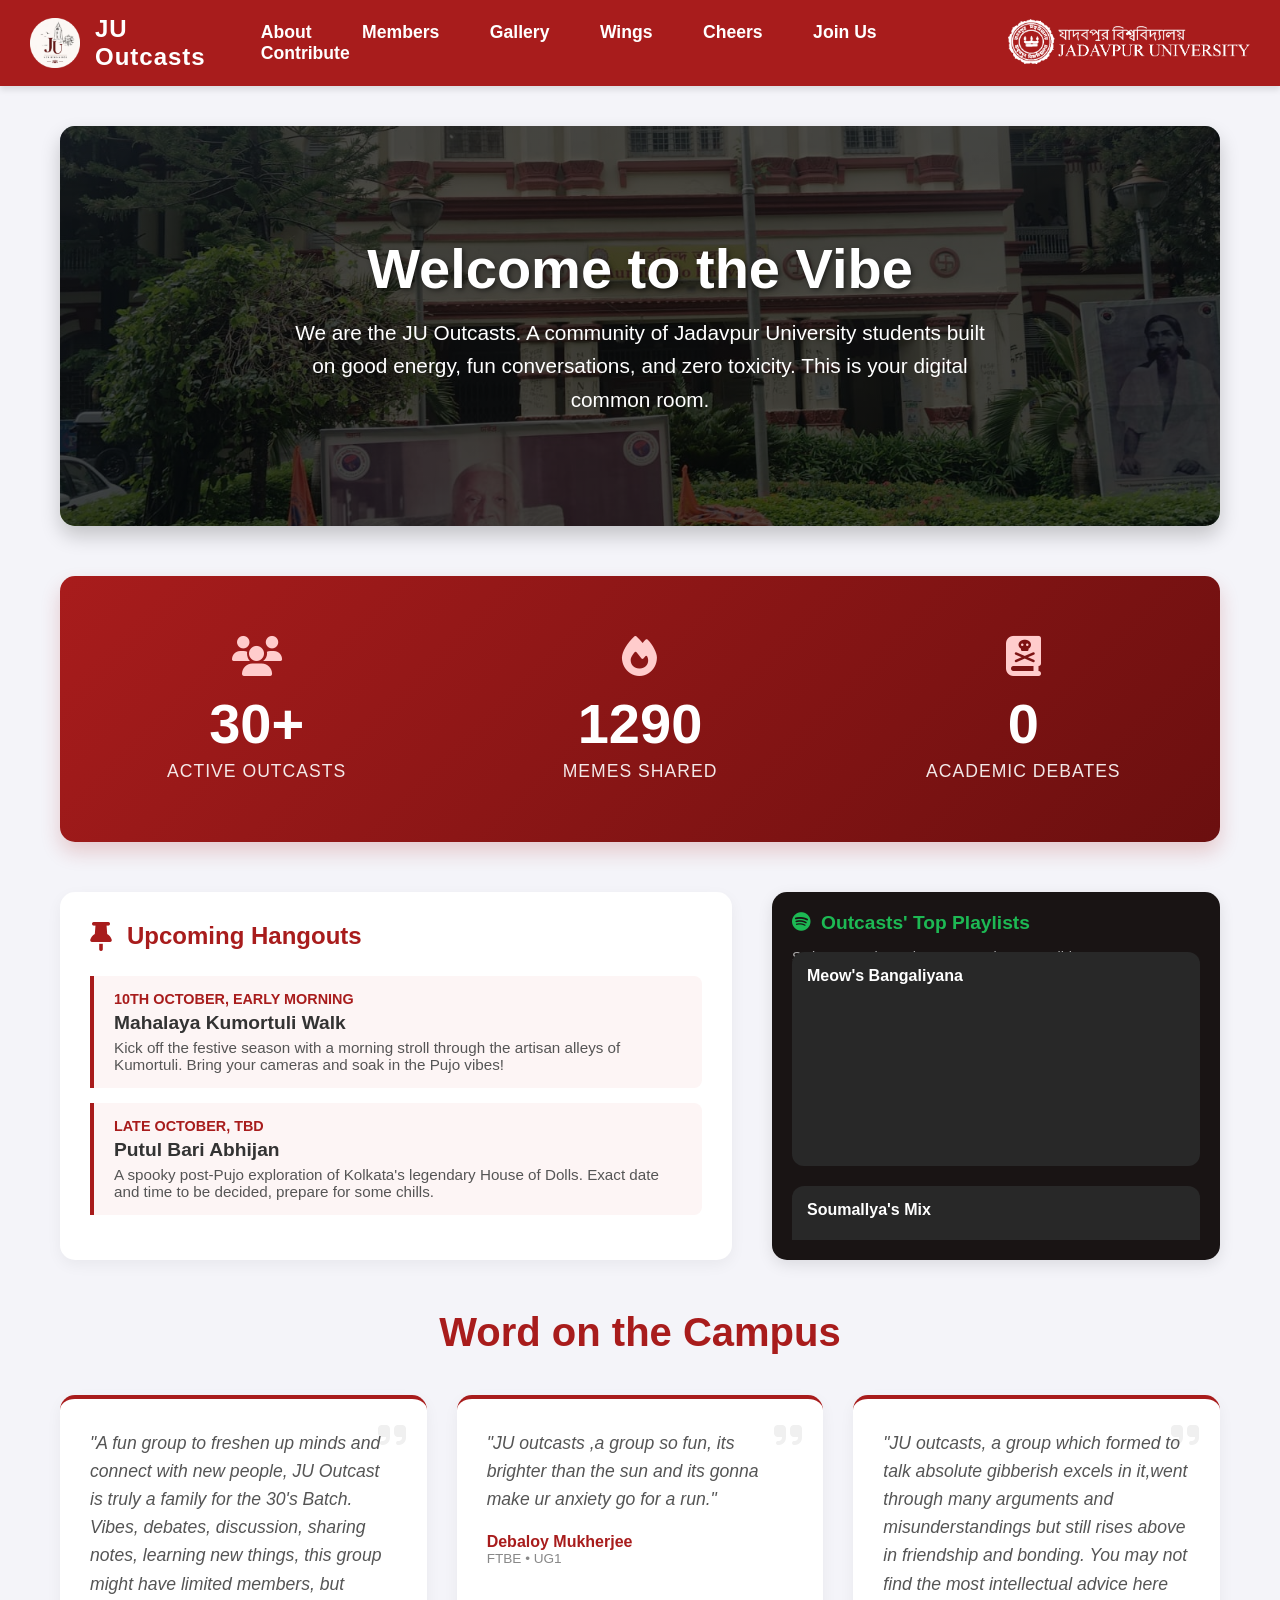
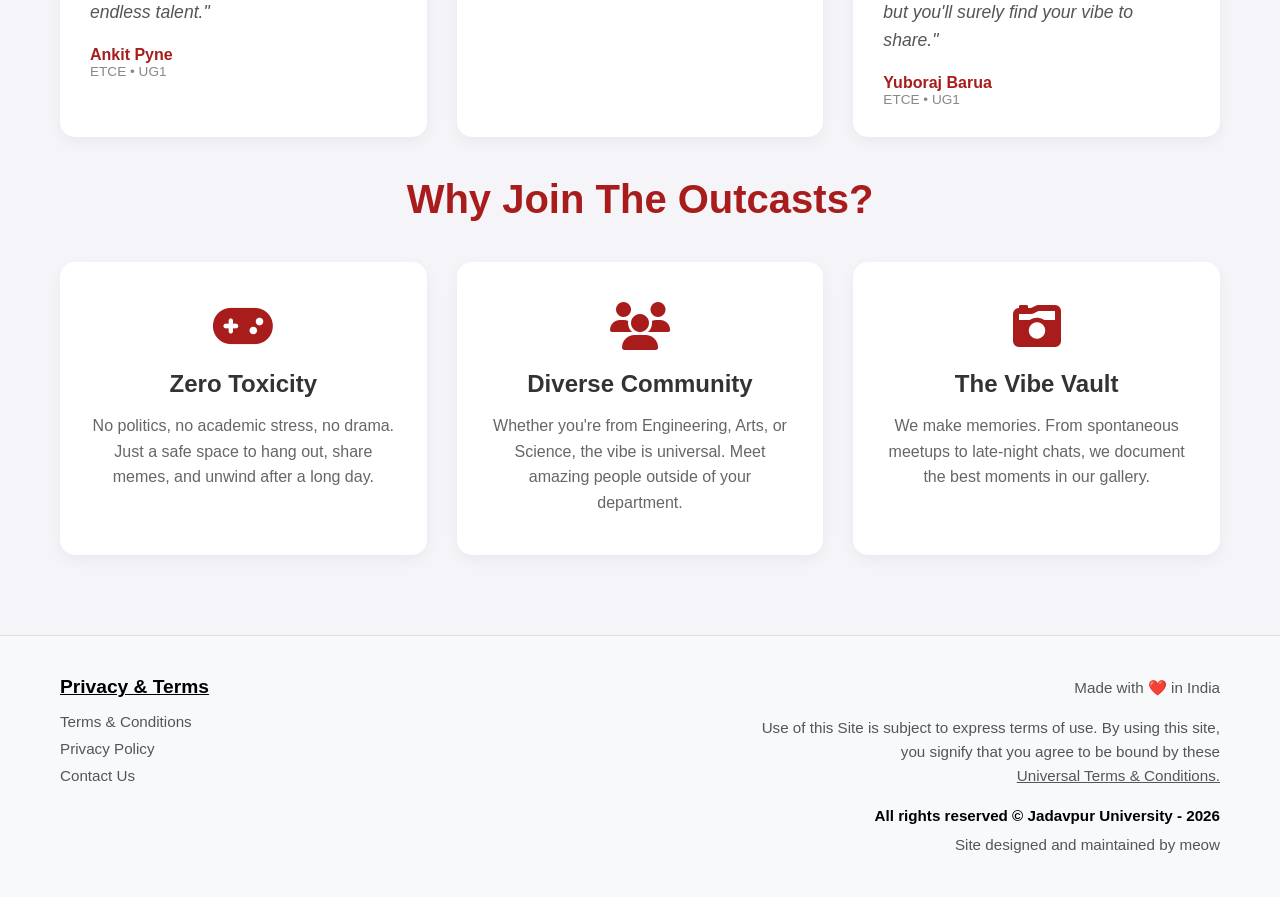
<file: index.html>
<!DOCTYPE html>
<html lang="en">
<head>
    <meta charset="UTF-8">
    <!-- Desktop Mode Enforcer -->
    <meta name="viewport" content="width=1200">
    <title>JU Outcasts | Home</title>
    <link rel="icon" type="image/png" href="assets/logo.png">
    <link rel="stylesheet" href="https://cdnjs.cloudflare.com/ajax/libs/font-awesome/6.4.0/css/all.min.css">
    <link rel="stylesheet" href="style.css">
</head>
<body>

    <header>
        <div class="header-left">
            <a href="index.html">
                <img src="assets/outcasts.png" alt="JU Outcasts Logo">
                <h1>JU Outcasts</h1>
            </a>
        </div>
        <nav>
            <a href="about.html">About</a>
            <a href="members.html">Members</a>
            <a href="gallery.html">Gallery</a>
            <a href="wings.html">Wings</a>
            <a href="cheers.html">Cheers</a>
            <a href="join.html">Join Us</a>
            <a href="contribute.html">Contribute</a>
        </nav>
        <div class="header-right">
            <img src="assets/JU.png" alt="Jadavpur University Banner Logo">
        </div>
    </header>

    <main>
        <div class="hero">
            <div id="bg-layer-1" class="hero-bg" style="background-image: url('assets/slide/1.jpeg'); opacity: 1; transform: scale(1.1);"></div>
            <div id="bg-layer-2" class="hero-bg" style="background-image: url('assets/slide/2.jpeg'); opacity: 0; transform: scale(1);"></div>
            <div class="hero-overlay"></div>
            <div class="hero-content">
                <h2>Welcome to the Vibe</h2>
                <p>We are the JU Outcasts. A community of Jadavpur University students built on good energy, fun conversations, and zero toxicity. This is your digital common room.</p>
            </div>
        </div>

        <div class="stats-container" id="statsSection">
            <div class="stat-item"><i class="fas fa-users"></i><div class="stat-number" data-target="30">0</div><div class="stat-label">Active Outcasts</div></div>
            <div class="stat-item"><i class="fas fa-fire"></i><div class="stat-number" data-target="1500">0</div><div class="stat-label">Memes Shared</div></div>
            <div class="stat-item"><i class="fas fa-book-dead"></i><div class="stat-number" data-target="0">0</div><div class="stat-label">Academic Debates</div></div>
        </div>

        <div class="dashboard-grid">
            <div class="notice-board">
                <div class="notice-header"><i class="fas fa-thumbtack"></i><h2>Upcoming Hangouts</h2></div>
                <div class="notice-item"><div class="notice-date">10th October, Early Morning</div><div class="notice-title">Mahalaya Kumortuli Walk</div><div class="notice-desc">Kick off the festive season with a morning stroll through the artisan alleys of Kumortuli. Bring your cameras and soak in the Pujo vibes!</div></div>
                <div class="notice-item"><div class="notice-date">Late October, TBD</div><div class="notice-title">Putul Bari Abhijan</div><div class="notice-desc">A spooky post-Pujo exploration of Kolkata's legendary House of Dolls. Exact date and time to be decided, prepare for some chills.</div></div>
            </div>

            <div class="spotify-container">
                <div class="spotify-header">
                    <i class="fab fa-spotify"></i>
                    <span>Outcasts' Top Playlists</span>
                </div>
                <p style="color: #aaa; font-size: 0.9rem;">Swipe to explore what our members are vibing to.</p>
                
                <div class="spotify-scroll-container">
                    <div class="spotify-card">
                        Meow's Bangaliyana
                        <iframe src="https://open.spotify.com/embed/playlist/5FYKpoCaqvyebWzRslpIwU?utm_source=generator&si=11a4f041e24e4844" width="100%" height="152" frameBorder="0" allow="autoplay; clipboard-write; encrypted-media; fullscreen; picture-in-picture" loading="lazy"></iframe>
                    </div>
                    <div class="spotify-card">
                        Soumallya's Mix
                        <iframe src="https://open.spotify.com/embed/playlist/0QyYG4FKCAPaaQNoEhXBCo?utm_source=oembed%22" width="100%" height="152" frameBorder="0" allow="autoplay; clipboard-write; encrypted-media; fullscreen; picture-in-picture" loading="lazy"></iframe>
                    </div>
                    <div class="spotify-card">
                        Arijit's playlist
                        <iframe src="https://open.spotify.com/embed/playlist/4Omw5U7vlXYCxnQaAmvb00?utm_source=generator&si=df595f9dc2d148d0%22" width="100%" height="152" frameBorder="0" allow="autoplay; clipboard-write; encrypted-media; fullscreen; picture-in-picture" loading="lazy"></iframe>
                    </div>
                    <div class="spotify-card">
                        Krish's playlist
                        <iframe src="https://open.spotify.com/embed/playlist/7DvNdedELm3CqOCA6YVHHp?utm_source=generator&si=e7b805923f2045e7%22" width="100%" height="152" frameBorder="0" allow="autoplay; clipboard-write; encrypted-media; fullscreen; picture-in-picture" loading="lazy"></iframe>
                    </div>
                </div>
            </div>
        </div>
        
        <h2 class="section-title">Word on the Campus</h2>
        <div class="quotes-grid">
            <div class="quote-card"><i class="fas fa-quote-right"></i><p class="quote-text">"A fun group to freshen up minds and connect with new people, JU Outcast is truly a family for the 30's Batch. Vibes, debates, discussion, sharing notes, learning new things, this group might have limited members, but endless talent."</p><p class="quote-author">Ankit Pyne</p><p class="quote-dept">ETCE • UG1</p></div>
            <div class="quote-card"><i class="fas fa-quote-right"></i><p class="quote-text">"JU outcasts ,a group so fun, its brighter than the sun and its gonna make ur anxiety go for a run."</p><p class="quote-author">Debaloy Mukherjee</p><p class="quote-dept">FTBE • UG1</p></div>
            <div class="quote-card"><i class="fas fa-quote-right"></i><p class="quote-text">"JU outcasts, a group which formed to talk absolute gibberish excels in it,went through many arguments and misunderstandings but still rises above in friendship and bonding.
You may not find the most intellectual advice here but you'll surely find your vibe to share."</p><p class="quote-author">Yuboraj Barua</p><p class="quote-dept">ETCE • UG1</p></div>
        </div>

        <!-- RESTORED: Why Join The Outcasts Section -->
        <h2 class="section-title">Why Join The Outcasts?</h2>
        <div class="features-grid">
            <div class="feature-card">
                <i class="fas fa-gamepad feature-icon"></i>
                <h3>Zero Toxicity</h3>
                <p>No politics, no academic stress, no drama. Just a safe space to hang out, share memes, and unwind after a long day.</p>
            </div>
            <div class="feature-card">
                <i class="fas fa-users feature-icon"></i>
                <h3>Diverse Community</h3>
                <p>Whether you're from Engineering, Arts, or Science, the vibe is universal. Meet amazing people outside of your department.</p>
            </div>
            <div class="feature-card">
                <i class="fas fa-camera-retro feature-icon"></i>
                <h3>The Vibe Vault</h3>
                <p>We make memories. From spontaneous meetups to late-night chats, we document the best moments in our gallery.</p>
            </div>
        </div>
    </main>

    <!-- RESTORED: Standard Footer -->
    <footer class="site-footer">
        <div class="footer-content">
            <div class="footer-left">
                <h4><u>Privacy & Terms</u></h4>
                <ul>
                    <li><a onclick="openTextModal('terms')">Terms & Conditions</a></li>
                    <li><a onclick="openTextModal('privacy')">Privacy Policy</a></li>
                    <li><a onclick="openTextModal('contact')">Contact Us</a></li>
                </ul>
            </div>
            <div class="footer-right">
                <p class="made-with">Made with ❤️ in India</p>
                <p class="legal-text">Use of this Site is subject to express terms of use. By using this site,<br>you signify that you agree to be bound by these<br><a onclick="openTextModal('terms')"><u>Universal Terms & Conditions.</u></a></p>
                <p class="copyright"><strong>All rights reserved © Jadavpur University - 2026</strong></p>
                <p>Site designed and maintained by meow</p>
            </div>
        </div>
    </footer>

    <!-- Text Modal Popup -->
    <div id="textModal" class="modal-overlay" onclick="closeModalOutside(event)">
        <div class="modal-content">
            <div class="modal-header">
                <h2 id="modalTitle">Information</h2>
                <span class="close-modal" onclick="closeTextModal()">&times;</span>
            </div>
            <div id="modalTextContent" class="modal-body">Loading...</div>
        </div>
    </div>

    <!-- Scripts -->
    <script>
        // Hero Slider
        const layer1 = document.getElementById('bg-layer-1');
        const layer2 = document.getElementById('bg-layer-2');
        let currentSlide = 1;
        const totalSlides = 10;
        let activeLayer = 1;

        setInterval(() => {
            currentSlide = currentSlide < totalSlides ? currentSlide + 1 : 1;
            if (activeLayer === 1) {
                layer2.style.backgroundImage = `url('assets/slide/${currentSlide}.jpeg')`;
                layer2.style.transform = 'scale(1.1)';
                layer2.style.opacity = '1';
                layer1.style.opacity = '0';
                layer1.style.transform = 'scale(1)';
                activeLayer = 2;
            } else {
                layer1.style.backgroundImage = `url('assets/slide/${currentSlide}.jpeg')`;
                layer1.style.transform = 'scale(1.1)';
                layer1.style.opacity = '1';
                layer2.style.opacity = '0';
                layer2.style.transform = 'scale(1)';
                activeLayer = 1;
            }
        }, 5000);

        // ==========================================
        // Upgraded Counter Animation (Bulletproof)
        // ==========================================
        const counters = document.querySelectorAll('.stat-number');
        let animated = false;

        const animateCounters = () => {
            counters.forEach(counter => {
                counter.innerText = '0'; // Reset to 0 before starting
                
                const updateCount = () => {
                    const target = +counter.getAttribute('data-target');
                    // Parse current number, ignoring any '+' signs just in case
                    const count = +counter.innerText.replace('+', ''); 
                    const inc = target / 50; // Controls animation speed

                    if (count < target) {
                        counter.innerText = Math.ceil(count + inc);
                        setTimeout(updateCount, 30);
                    } else {
                        // Adds the '+' sign once it hits the target (except for 0)
                        counter.innerText = target + (target > 0 ? "+" : "");
                    }
                };
                updateCount();
            });
        }

        // The Observer watches the section and triggers animation when it becomes visible
        const statsSection = document.getElementById('statsSection');
        if (statsSection) {
            const observer = new IntersectionObserver((entries) => {
                entries.forEach(entry => {
                    // If the box is on the screen and hasn't animated yet
                    if (entry.isIntersecting && !animated) {
                        animateCounters();
                        animated = true; // Ensures it only animates once
                    }
                });
            }, { threshold: 0.2 }); // Triggers when 20% of the box is visible

            observer.observe(statsSection);
        }

        // Footer Modal Logic
        const modalTitles = { 'terms': 'Terms & Conditions', 'privacy': 'Privacy Policy', 'contact': 'Contact Us' };
        function openTextModal(filename) {
            const modal = document.getElementById('textModal');
            const content = document.getElementById('modalTextContent');
            const title = document.getElementById('modalTitle');
            title.innerText = modalTitles[filename] || 'Information';
            content.innerText = 'Loading...';
            modal.style.display = 'flex';
            fetch(`assets/txt/${filename}.txt`).then(res => { if(!res.ok) throw new Error(""); return res.text(); })
            .then(text => { content.innerText = text; }).catch(err => { content.innerText = `Error: Please ensure assets/txt/${filename}.txt exists.`; });
        }
        function closeTextModal() { document.getElementById('textModal').style.display = 'none'; }
        function closeModalOutside(event) { const modal = document.getElementById('textModal'); if (event.target === modal) modal.style.display = 'none'; }
    </script>
</body>
</html>
</file>
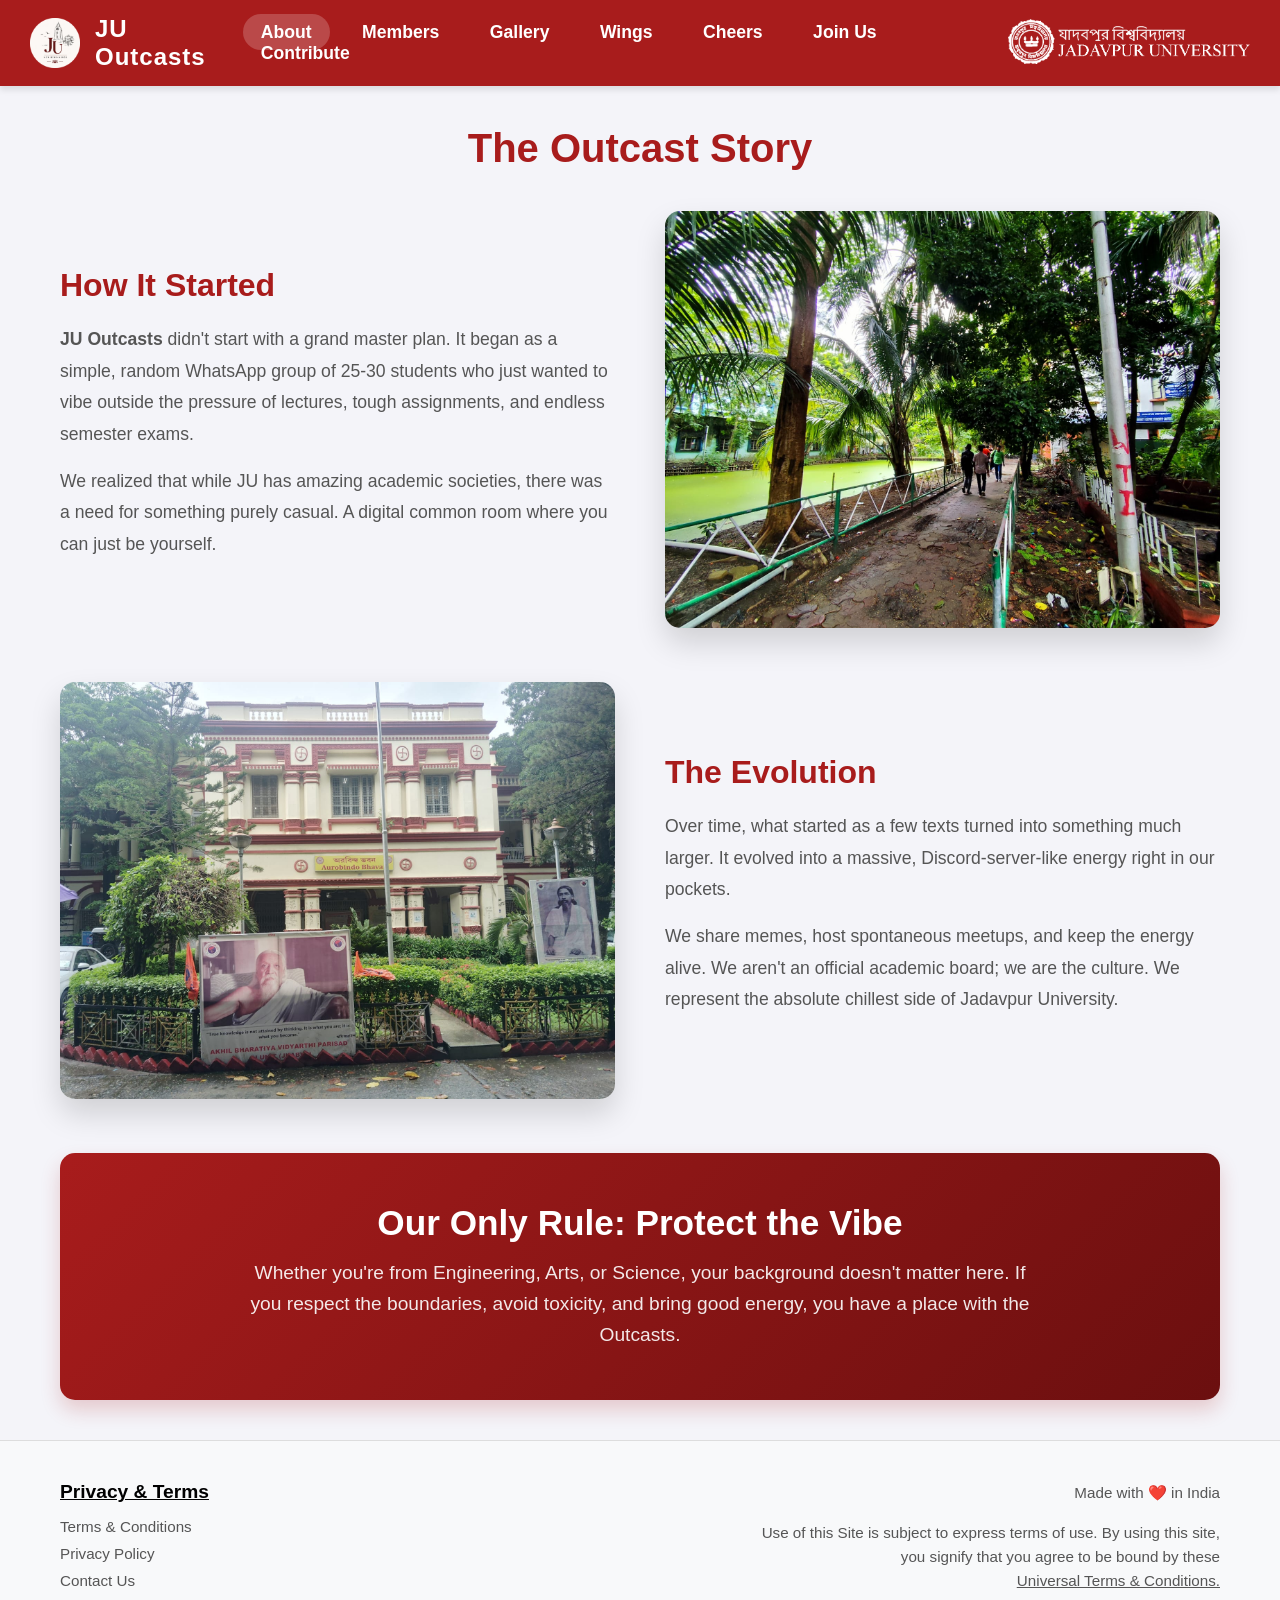
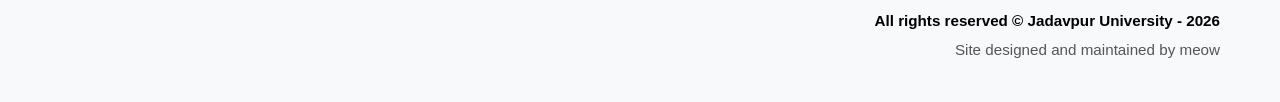
<file: about.html>
<!DOCTYPE html>
<html lang="en">
<head>
    <meta charset="UTF-8">
    <meta name="viewport" content="width=1200">
    <title>JU Outcasts | About Us</title>
    <link rel="icon" type="image/png" href="assets/logo.png">
    <link rel="stylesheet" href="https://cdnjs.cloudflare.com/ajax/libs/font-awesome/6.4.0/css/all.min.css">
    <link rel="stylesheet" href="style.css">
</head>
<body>

    <header>
        <div class="header-left">
            <a href="index.html">
                <img src="assets/outcasts.png" alt="JU Outcasts Logo">
                <h1>JU Outcasts</h1>
            </a>
        </div>
        <nav>
            <a href="about.html" class="active">About</a>
            <a href="members.html">Members</a>
            <a href="gallery.html">Gallery</a>
            <a href="wings.html">Wings</a>
            <a href="cheers.html">Cheers</a>
            <a href="join.html">Join Us</a>
            <a href="contribute.html">Contribute</a>
        </nav>
        <div class="header-right">
            <img src="assets/JU.png" alt="Jadavpur University Banner Logo">
        </div>
    </header>

    <main>
        <h2 class="section-title">The Outcast Story</h2>
        
        <div class="about-grid">
            <div class="about-text">
                <h3>How It Started</h3>
                <p><strong>JU Outcasts</strong> didn't start with a grand master plan. It began as a simple, random WhatsApp group of 25-30 students who just wanted to vibe outside the pressure of lectures, tough assignments, and endless semester exams.</p>
                <p>We realized that while JU has amazing academic societies, there was a need for something purely casual. A digital common room where you can just be yourself.</p>
            </div>
            <div>
                <img src="assets/gallery/11.jpg" alt="JU Outcasts Hanging Out" class="about-image">
            </div>
        </div>

        <div class="about-grid" style="direction: rtl;">
            <div class="about-text" style="direction: ltr;">
                <h3>The Evolution</h3>
                <p>Over time, what started as a few texts turned into something much larger. It evolved into a massive, Discord-server-like energy right in our pockets.</p>
                <p>We share memes, host spontaneous meetups, and keep the energy alive. We aren't an official academic board; we are the culture. We represent the absolute chillest side of Jadavpur University.</p>
            </div>
            <div style="direction: ltr;">
                <img src="assets/slide/1.jpeg" alt="Campus Vibes" class="about-image">
            </div>
        </div>

        <div class="highlight-box">
            <h3>Our Only Rule: Protect the Vibe</h3>
            <p>Whether you're from Engineering, Arts, or Science, your background doesn't matter here. If you respect the boundaries, avoid toxicity, and bring good energy, you have a place with the Outcasts.</p>
        </div>
    </main>

    <footer class="site-footer">
        <div class="footer-content">
            <div class="footer-left">
                <h4><u>Privacy & Terms</u></h4>
                <ul>
                    <li><a onclick="openTextModal('terms')">Terms & Conditions</a></li>
                    <li><a onclick="openTextModal('privacy')">Privacy Policy</a></li>
                    <li><a onclick="openTextModal('contact')">Contact Us</a></li>
                </ul>
            </div>
            <div class="footer-right">
                <p class="made-with">Made with ❤️ in India</p>
                <p class="legal-text">Use of this Site is subject to express terms of use. By using this site,<br>you signify that you agree to be bound by these<br><a onclick="openTextModal('terms')"><u>Universal Terms & Conditions.</u></a></p>
                <p class="copyright"><strong>All rights reserved © Jadavpur University - 2026</strong></p>
                <p>Site designed and maintained by meow</p>
            </div>
        </div>
    </footer>

    <!-- Text Modal Popup -->
    <div id="textModal" class="modal-overlay" onclick="closeModalOutside(event)">
        <div class="modal-content">
            <div class="modal-header">
                <h2 id="modalTitle">Information</h2>
                <span class="close-modal" onclick="closeTextModal()">&times;</span>
            </div>
            <div id="modalTextContent" class="modal-body">Loading...</div>
        </div>
    </div>

    <!-- Script for Text Modals -->
    <script>
        const modalTitles = { 'terms': 'Terms & Conditions', 'privacy': 'Privacy Policy', 'contact': 'Contact Us' };
        function openTextModal(filename) {
            const modal = document.getElementById('textModal');
            const content = document.getElementById('modalTextContent');
            const title = document.getElementById('modalTitle');
            title.innerText = modalTitles[filename] || 'Information';
            content.innerText = 'Loading...';
            modal.style.display = 'flex';
            fetch(`assets/txt/${filename}.txt`).then(res => { if(!res.ok) throw new Error(""); return res.text(); })
            .then(text => { content.innerText = text; }).catch(err => { content.innerText = `Error: Please ensure assets/txt/${filename}.txt exists.`; });
        }
        function closeTextModal() { document.getElementById('textModal').style.display = 'none'; }
        function closeModalOutside(event) { const modal = document.getElementById('textModal'); if (event.target === modal) modal.style.display = 'none'; }
    </script>
</body>
</html>
</file>
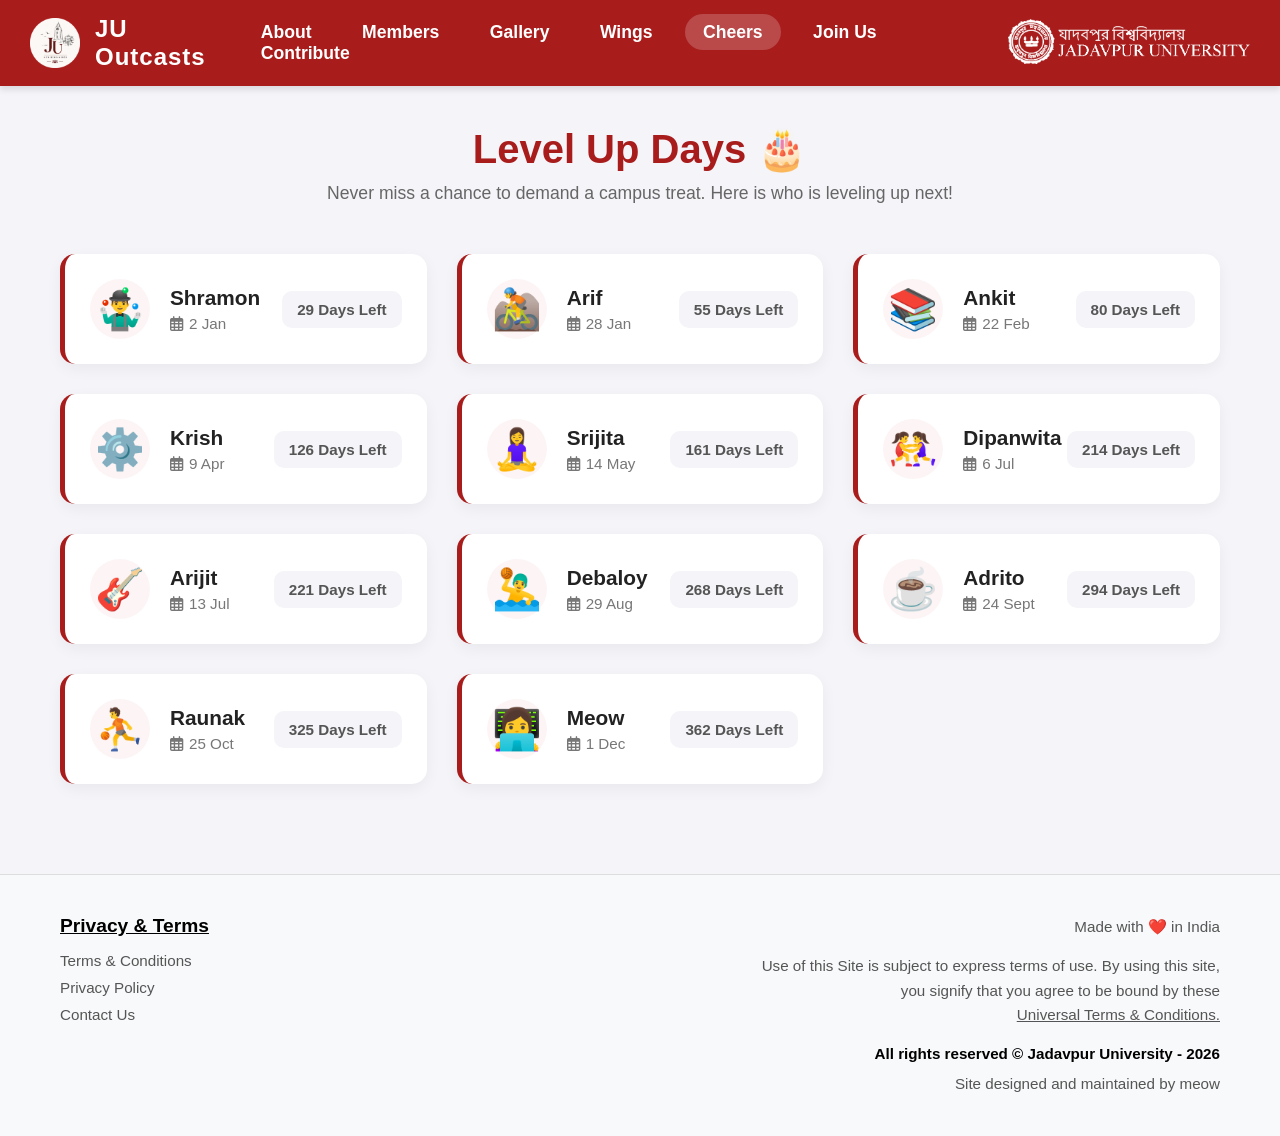
<file: cheers.html>
<!DOCTYPE html>
<html lang="en">
<head>
    <meta charset="UTF-8">
    <meta name="viewport" content="width=1200">
    <title>JU Outcasts | Cheers</title>
    <link rel="icon" type="image/png" href="assets/logo.png">
    <link rel="stylesheet" href="https://cdnjs.cloudflare.com/ajax/libs/font-awesome/6.4.0/css/all.min.css">
    <link rel="stylesheet" href="style.css">
    
    <style>
        .cheers-header { text-align: center; margin-bottom: 50px; }
        .cheers-header p { color: #666; font-size: 1.1rem; margin-top: 10px; }
        .bday-grid { display: grid; grid-template-columns: repeat(auto-fill, minmax(320px, 1fr)); gap: 30px; margin-bottom: 50px; }
        .bday-card { background: white; border-radius: 15px; padding: 25px; display: flex; align-items: center; justify-content: space-between; box-shadow: 0 5px 15px rgba(0,0,0,0.05); border-left: 5px solid var(--ju-red); transition: transform 0.3s ease, box-shadow 0.3s ease; }
        .bday-card:hover { transform: translateY(-5px); box-shadow: 0 10px 25px rgba(168, 28, 28, 0.15); }
        .bday-icon { font-size: 2.5rem; background: #fdf5f5; width: 60px; height: 60px; display: flex; align-items: center; justify-content: center; border-radius: 50%; }
        .bday-info { flex: 1; margin-left: 20px; }
        .bday-name { font-size: 1.3rem; font-weight: bold; color: var(--text-dark); margin-bottom: 5px; }
        .bday-date { color: #777; font-size: 0.95rem; display: flex; align-items: center; gap: 6px; }
        .bday-countdown { background: #f4f4f9; color: #555; padding: 10px 15px; border-radius: 10px; font-weight: bold; text-align: center; min-width: 100px; font-size: 0.95rem; }
        .bday-countdown.soon { background: var(--ju-red); color: white; animation: pulse 2s infinite; box-shadow: 0 4px 10px rgba(168, 28, 28, 0.3); }
        @keyframes pulse { 0% { transform: scale(1); } 50% { transform: scale(1.05); } 100% { transform: scale(1); } }
    </style>
</head>
<body>

    <header>
        <div class="header-left">
            <a href="index.html">
                <img src="assets/outcasts.png" alt="JU Outcasts Logo">
                <h1>JU Outcasts</h1>
            </a>
        </div>
        <nav>
            <a href="about.html">About</a>
            <a href="members.html">Members</a>
            <a href="gallery.html">Gallery</a>
            <a href="wings.html">Wings</a>
            <a href="cheers.html" class="active">Cheers</a>
            <a href="join.html">Join Us</a>
            <a href="contribute.html">Contribute</a>
        </nav>
        <div class="header-right"><img src="assets/JU.png" alt="JU Banner"></div>
    </header>

    <main>
        <div class="cheers-header">
            <h2 class="section-title" style="margin-bottom: 10px;">Level Up Days 🎂</h2>
            <p>Never miss a chance to demand a campus treat. Here is who is leveling up next!</p>
        </div>
        <div class="bday-grid" id="birthdayGrid"></div>
    </main>

    <footer class="site-footer">
        <div class="footer-content">
            <div class="footer-left">
                <h4><u>Privacy & Terms</u></h4>
                <ul>
                    <li><a onclick="openTextModal('terms')">Terms & Conditions</a></li>
                    <li><a onclick="openTextModal('privacy')">Privacy Policy</a></li>
                    <li><a onclick="openTextModal('contact')">Contact Us</a></li>
                </ul>
            </div>
            <div class="footer-right">
                <p class="made-with">Made with ❤️ in India</p>
                <p class="legal-text">Use of this Site is subject to express terms of use. By using this site,<br>you signify that you agree to be bound by these<br><a onclick="openTextModal('terms')"><u>Universal Terms & Conditions.</u></a></p>
                <p class="copyright"><strong>All rights reserved © Jadavpur University - 2026</strong></p>
                <p>Site designed and maintained by meow</p>
            </div>
        </div>
    </footer>

    <!-- Text Modal Popup (This was the missing piece!) -->
    <div id="textModal" class="modal-overlay" onclick="closeModalOutside(event)">
        <div class="modal-content">
            <div class="modal-header">
                <h2 id="modalTitle">Information</h2>
                <span class="close-modal" onclick="closeTextModal()">&times;</span>
            </div>
            <div id="modalTextContent" class="modal-body">Loading...</div>
        </div>
    </div>

    <script>
        const outcasts = [
            { name: "Meow", dob: "2006-12-01", emoji: "👩‍💻" },
            { name: "Krish", dob: "2008-04-09", emoji: "⚙️" },
            { name: "Ankit", dob: "2008-02-22", emoji: "📚" },
            { name: "Adrito", dob: "2007-09-24", emoji: "☕" },
            { name: "Arijit", dob: "2008-07-13", emoji: "🎸" },
            { name: "Shramon", dob: "2008-01-02", emoji: "🤹‍♂️" },
            { name: "Arif", dob: "2007-01-28", emoji: "🚵" },
            { name: "Dipanwita", dob: "2007-07-06", emoji: "🤼‍♀️" },
            { name: "Srijita", dob: "2007-05-14", emoji: "🧘‍♀️" },
            { name: "Debaloy", dob: "2006-08-29", emoji: "🤽‍♂️" },
            { name: "Raunak", dob: "2007-10-25", emoji: "⛹️" }
        ];

        function renderBirthdays() {
            const grid = document.getElementById('birthdayGrid');
            const today = new Date();
            today.setHours(0, 0, 0, 0);

            const processedMembers = outcasts.map(member => {
                const dob = new Date(member.dob);
                let nextBday = new Date(today.getFullYear(), dob.getMonth(), dob.getDate());
                if (today.getTime() > nextBday.getTime()) {
                    nextBday.setFullYear(today.getFullYear() + 1);
                }
                const diffTime = nextBday.getTime() - today.getTime();
                const daysLeft = Math.ceil(diffTime / (1000 * 60 * 60 * 24));
                const dateString = dob.toLocaleDateString('en-GB', { day: 'numeric', month: 'short' });
                return { ...member, daysLeft, dateString };
            });

            processedMembers.sort((a, b) => a.daysLeft - b.daysLeft);

            grid.innerHTML = processedMembers.map(member => {
                let countdownText = `${member.daysLeft} Days Left`;
                let badgeClass = "bday-countdown";

                if (member.daysLeft === 0) { countdownText = "It's Today! 🎉"; badgeClass += " soon"; }
                else if (member.daysLeft === 1) { countdownText = "Tomorrow! 👀"; badgeClass += " soon"; }
                else if (member.daysLeft <= 7) { badgeClass += " soon"; }

                return `
                    <div class="bday-card">
                        <div class="bday-icon">${member.emoji}</div>
                        <div class="bday-info">
                            <div class="bday-name">${member.name}</div>
                            <div class="bday-date"><i class="far fa-calendar-alt"></i> ${member.dateString}</div>
                        </div>
                        <div class="${badgeClass}">
                            ${countdownText}
                        </div>
                    </div>
                `;
            }).join('');
        }

        document.addEventListener('DOMContentLoaded', renderBirthdays);

        // Footer Modal Logic
        const modalTitles = { 'terms': 'Terms & Conditions', 'privacy': 'Privacy Policy', 'contact': 'Contact Us' };
        function openTextModal(filename) {
            const modal = document.getElementById('textModal');
            const content = document.getElementById('modalTextContent');
            const title = document.getElementById('modalTitle');
            title.innerText = modalTitles[filename] || 'Information';
            content.innerText = 'Loading...';
            modal.style.display = 'flex';
            fetch(`assets/txt/${filename}.txt`).then(res => { if(!res.ok) throw new Error(""); return res.text(); })
            .then(text => { content.innerText = text; }).catch(err => { content.innerText = `Error: Please ensure assets/txt/${filename}.txt exists.`; });
        }
        function closeTextModal() { document.getElementById('textModal').style.display = 'none'; }
        function closeModalOutside(event) { const modal = document.getElementById('textModal'); if (event.target === modal) modal.style.display = 'none'; }
    </script>
</body>
</html>
</file>
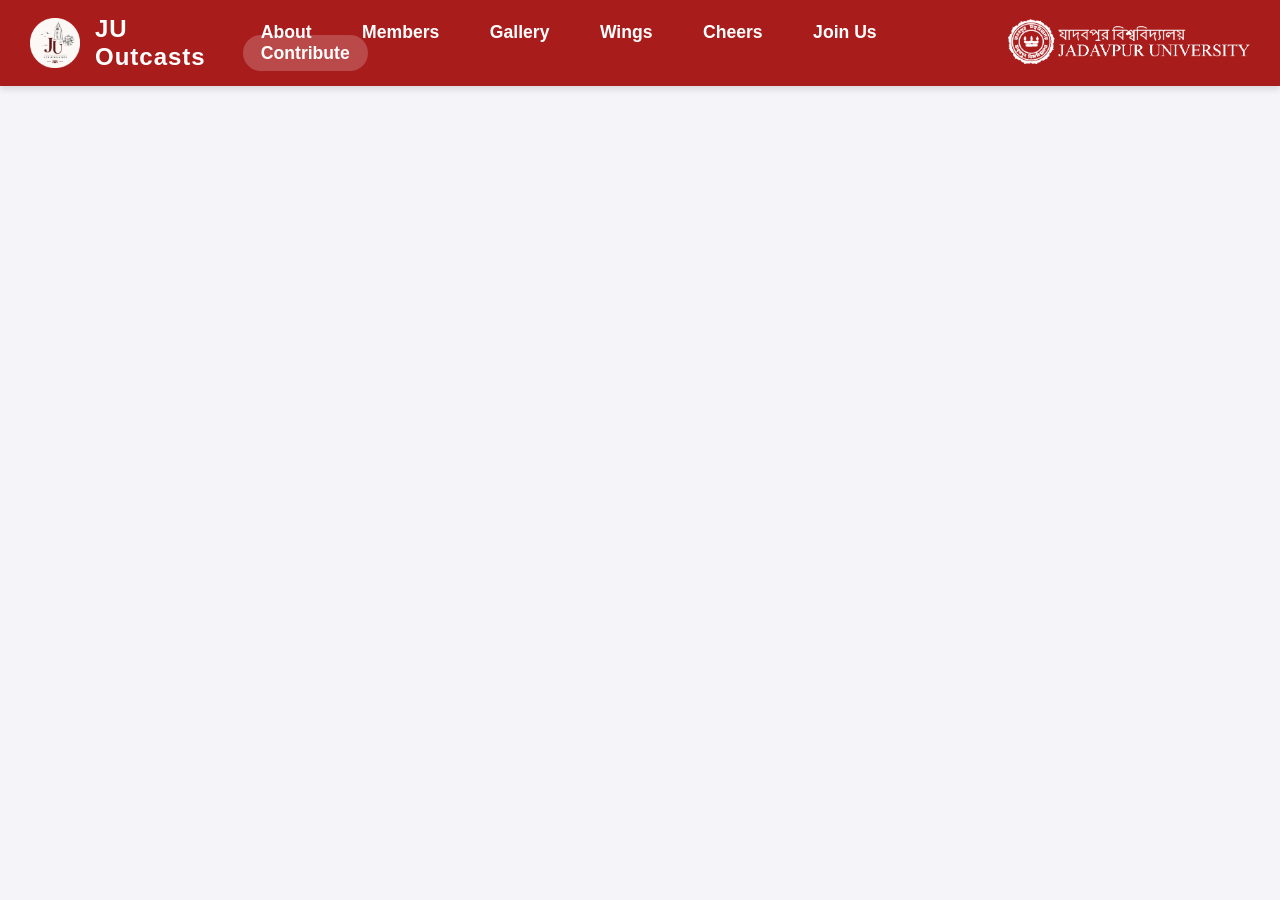
<file: contribute.html>
<!DOCTYPE html>
<html lang="en">
<head>
    <meta charset="UTF-8">
    <!-- FIXED: Switched to standard responsive viewport. This is MANDATORY for Razorpay to trigger its mobile UI! -->
    <meta name="viewport" content="width=device-width, initial-scale=1.0">
    <title>JU Outcasts | Contribute</title>
    <link rel="icon" type="image/png" href="assets/logo.png">
    <link rel="stylesheet" href="https://cdnjs.cloudflare.com/ajax/libs/font-awesome/6.4.0/css/all.min.css">
    <link rel="stylesheet" href="style.css">
    
    <style>
        /* Special styles to make Razorpay seamlessly fill the screen */
        body {
            display: flex;
            flex-direction: column;
            height: 100vh; /* Locks the body to exactly the height of the window */
            margin: 0;
            overflow: hidden; /* Prevents double scrollbars */
            background-color: #f4f4f9;
        }

        main {
            flex: 1; /* Tells the main block to stretch and fill all space under the header */
            padding: 0; 
            max-width: 100%;
            width: 100%;
            display: flex;
        }

        .razorpay-iframe {
            width: 100%;
            height: 100%;
            border: none;
        }

        /* --- Header Fixes for Mobile --- */
        /* Since we removed the 1200px enforcer for this page, we need to ensure the header wraps nicely on small phone screens */
        @media (max-width: 850px) {
            header {
                flex-direction: column;
                padding: 10px;
                gap: 10px;
            }
            .header-left img { height: 40px; }
            .header-left a h1 { font-size: 1.2rem; }
            nav {
                display: flex;
                flex-wrap: wrap;
                justify-content: center;
                gap: 5px;
            }
            nav a {
                padding: 6px 12px;
                font-size: 0.95rem;
            }
            .header-right {
                display: none; /* Hides the JU Banner on phones to save maximum space for Razorpay */
            }
        }
    </style>
</head>
<body>
    <header>
        <div class="header-left">
            <a href="index.html">
                <img src="assets/outcasts.png" alt="JU Outcasts Logo">
                <h1>JU Outcasts</h1>
            </a>
        </div>
        <nav>
            <a href="about.html">About</a>
            <a href="members.html">Members</a>
            <a href="gallery.html">Gallery</a>
            <a href="wings.html">Wings</a>
            <a href="cheers.html">Cheers</a>
            <a href="join.html">Join Us</a>
            <a href="contribute.html" class="active">Contribute</a>
        </nav>
        <div class="header-right"><img src="assets/JU.png" alt="JU Banner"></div>
    </header>

    <main>
        <!-- Embedded Razorpay Payment Link -->
        <iframe src="https://rzp.io/rzp/juoutcasts" class="razorpay-iframe" title="Razorpay Secure Payment" allow="payment"></iframe>
    </main>

</body>
</html>
</file>
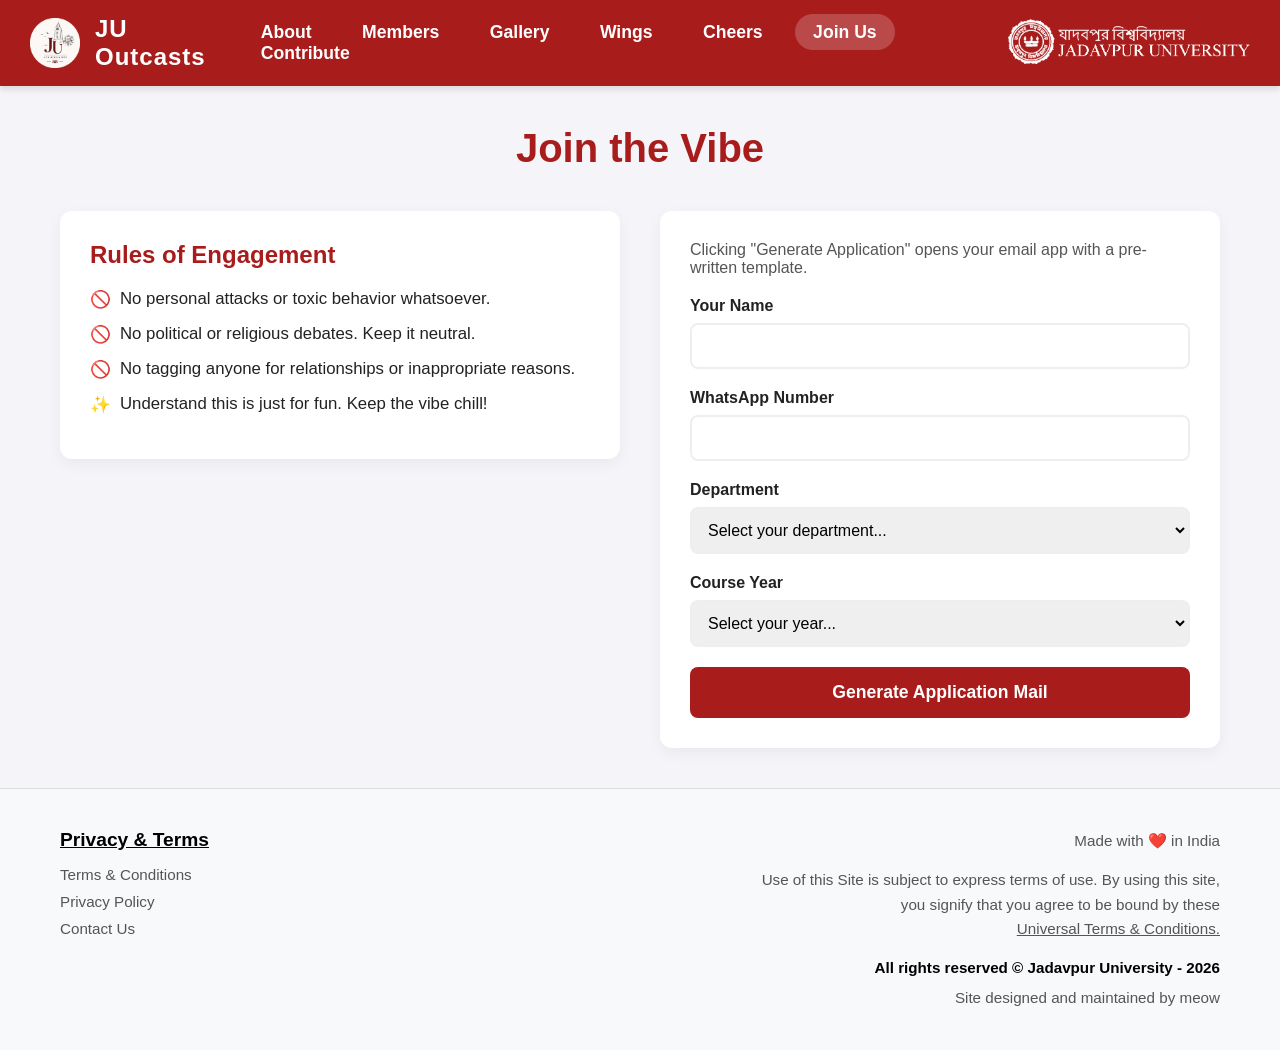
<file: join.html>
<!DOCTYPE html>
<html lang="en">
<head>
    <meta charset="UTF-8">
    <meta name="viewport" content="width=1200">
    <title>JU Outcasts | Join Us</title>
    <link rel="icon" type="image/png" href="assets/logo.png">
    <link rel="stylesheet" href="https://cdnjs.cloudflare.com/ajax/libs/font-awesome/6.4.0/css/all.min.css">
    <link rel="stylesheet" href="style.css">
</head>
<body>
    <header>
        <div class="header-left">
            <a href="index.html">
                <img src="assets/outcasts.png" alt="JU Outcasts Logo">
                <h1>JU Outcasts</h1>
            </a>
        </div>
        <nav>
            <a href="about.html">About</a>
            <a href="members.html">Members</a>
            <a href="gallery.html">Gallery</a>
            <a href="wings.html">Wings</a>
            <a href="cheers.html">Cheers</a>
            <a href="join.html" class="active">Join Us</a>
            <a href="contribute.html">Contribute</a>
        </nav>
        <div class="header-right">
            <img src="assets/JU.png" alt="Jadavpur University Banner Logo">
        </div>
    </header>

    <main>
        <h2 class="section-title">Join the Vibe</h2>
        <div class="join-container">
            <div class="rules-box">
                <h3>Rules of Engagement</h3>
                <ul>
                    <li>No personal attacks or toxic behavior whatsoever.</li>
                    <li>No political or religious debates. Keep it neutral.</li>
                    <li>No tagging anyone for relationships or inappropriate reasons.</li>
                    <li>Understand this is just for fun. Keep the vibe chill!</li>
                </ul>
            </div>

            <div class="form-box">
                <p style="margin-bottom: 20px; color: #555;">Clicking "Generate Application" opens your email app with a pre-written template.</p>
                <form id="mailForm">
                    <div class="form-group">
                        <label>Your Name</label>
                        <input type="text" id="studentName" required>
                    </div>
                    <div class="form-group">
                        <label>WhatsApp Number</label>
                        <input type="tel" id="studentWhatsapp" required>
                    </div>
                    <div class="form-group">
                        <label>Department</label>
                        <select id="studentDept" onchange="checkDept('studentDept', 'otherDeptContainer')" required>
                            <option value="" disabled selected>Select your department...</option>
                            <option value="Architecture">Architecture</option>
                            <option value="Chemical Engineering">Chemical Engineering</option>
                            <option value="Civil Engineering">Civil Engineering</option>
                            <option value="Computer Science & Engineering">Computer Science & Engineering</option>
                            <option value="Construction Engineering">Construction Engineering</option>
                            <option value="Electrical Engineering">Electrical Engineering</option>
                            <option value="Electronics & Telecommunication Engineering">Electronics & Telecommunication Engineering</option>
                            <option value="Food Technology & Bio-Chemical Engineering">Food Technology & Bio-Chemical Engineering</option>
                            <option value="Information Technology">Information Technology</option>
                            <option value="Instrumentation and Electronics Engineering">Instrumentation and Electronics Engineering</option>
                            <option value="Mechanical Engineering">Mechanical Engineering</option>
                            <option value="Metallurgical & Material Engineering">Metallurgical & Material Engineering</option>
                            <option value="Pharmaceutical Technology">Pharmaceutical Technology</option>
                            <option value="Power Engineering">Power Engineering</option>
                            <option value="Printing Engineering">Printing Engineering</option>
                            <option value="Production Engineering">Production Engineering</option>
                            <option value="Others">Others (Please Specify)</option>
                        </select>
                    </div>
                    
                    <div class="form-group" id="otherDeptContainer" style="display: none;">
                        <label>Specify Your Department</label>
                        <input type="text" id="otherDeptInput" placeholder="Enter your department name">
                    </div>

                    <div class="form-group">
                        <label>Course Year</label>
                        <select id="studentCourse" required>
                            <option value="" disabled selected>Select your year...</option>
                            <option value="UG1">UG 1</option>
                            <option value="UG2">UG 2</option>
                            <option value="UG3">UG 3</option>
                            <option value="UG4">UG 4</option>
                        </select>
                    </div>
                    <button type="button" class="submit-btn" onclick="generateMail()">Generate Application Mail</button>
                </form>
            </div>
        </div>
    </main>

    <footer class="site-footer">
        <div class="footer-content">
            <div class="footer-left">
                <h4><u>Privacy & Terms</u></h4>
                <ul>
                    <li><a onclick="openTextModal('terms')">Terms & Conditions</a></li>
                    <li><a onclick="openTextModal('privacy')">Privacy Policy</a></li>
                    <li><a onclick="openTextModal('contact')">Contact Us</a></li>
                </ul>
            </div>
            <div class="footer-right">
                <p class="made-with">Made with ❤️ in India</p>
                <p class="legal-text">Use of this Site is subject to express terms of use. By using this site,<br>you signify that you agree to be bound by these<br><a onclick="openTextModal('terms')"><u>Universal Terms & Conditions.</u></a></p>
                <p class="copyright"><strong>All rights reserved © Jadavpur University - 2026</strong></p>
                <p>Site designed and maintained by meow</p>
            </div>
        </div>
    </footer>

    <div id="textModal" class="modal-overlay" onclick="closeModalOutside(event)">
        <div class="modal-content">
            <div class="modal-header">
                <h2 id="modalTitle">Information</h2>
                <span class="close-modal" onclick="closeTextModal()">&times;</span>
            </div>
            <div id="modalTextContent" class="modal-body">Loading...</div>
        </div>
    </div>

    <script>
        function checkDept(selectId, containerId) {
            const select = document.getElementById(selectId);
            const container = document.getElementById(containerId);
            if (select.value === 'Others') {
                container.style.display = 'block';
            } else {
                container.style.display = 'none';
            }
        }

        function generateMail() {
            const name = document.getElementById('studentName').value;
            const whatsapp = document.getElementById('studentWhatsapp').value;
            let dept = document.getElementById('studentDept').value;
            const course = document.getElementById('studentCourse').value;

            if (dept === 'Others') {
                dept = document.getElementById('otherDeptInput').value;
            }

            if(!name || !whatsapp || !dept || !course) {
                alert("Please fill in all fields first.");
                return;
            }

            const emailBody = `To, \nThe Admin\nJU Outcasts, \nJadavpur University,\n\nHi, I'm\nName: ${name}\nWhatsApp Number: ${whatsapp}\nDepartment: ${dept}\nCourse: ${course}\n\nWanted to join JU Outcasts, and I agree to maintain those rules of this Club:\n- No personal attacks\n- No political or religion talks\n- No tagging anyone for relationships\n- Just vibing and keeping it chill.`;
            const subject = encodeURIComponent(`Application to Join JU Outcasts - ${name}`);
            const body = encodeURIComponent(emailBody);
            
            window.location.href = `mailto:mail@juoutcasts.in?subject=${subject}&body=${body}`;
        }

        // Footer Modal Logic
        const modalTitles = { 'terms': 'Terms & Conditions', 'privacy': 'Privacy Policy', 'contact': 'Contact Us' };
        function openTextModal(filename) {
            const modal = document.getElementById('textModal');
            const content = document.getElementById('modalTextContent');
            const title = document.getElementById('modalTitle');
            title.innerText = modalTitles[filename] || 'Information';
            content.innerText = 'Loading...';
            modal.style.display = 'flex';
            fetch(`assets/txt/${filename}.txt`).then(res => { if(!res.ok) throw new Error(""); return res.text(); })
            .then(text => { content.innerText = text; }).catch(err => { content.innerText = `Error: Please ensure assets/txt/${filename}.txt exists.`; });
        }
        function closeTextModal() { document.getElementById('textModal').style.display = 'none'; }
        function closeModalOutside(event) { const modal = document.getElementById('textModal'); if (event.target === modal) modal.style.display = 'none'; }
    </script>
</body>
</html>
</file>
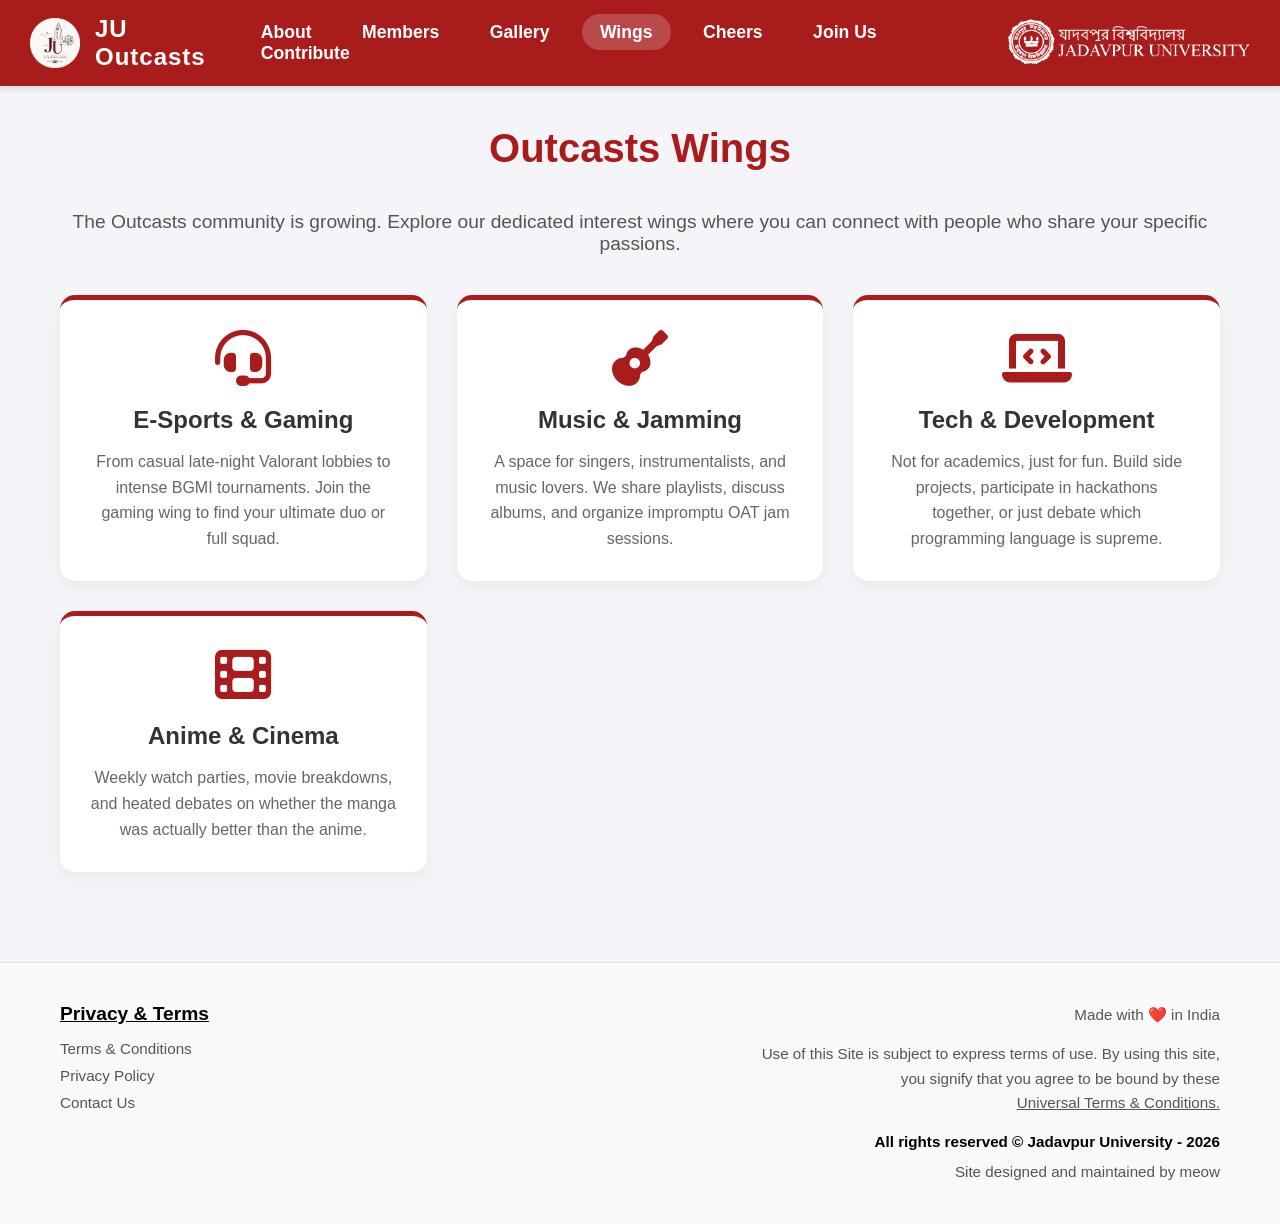
<file: wings.html>
<!DOCTYPE html>
<html lang="en">
<head>
    <meta charset="UTF-8">
    <meta name="viewport" content="width=1200">
    <title>JU Outcasts | Wings</title>
    <link rel="icon" type="image/png" href="assets/logo.png">
    <link rel="stylesheet" href="https://cdnjs.cloudflare.com/ajax/libs/font-awesome/6.4.0/css/all.min.css">
    <link rel="stylesheet" href="style.css">
</head>
<body>
    <header>
        <div class="header-left"><a href="index.html"><img src="assets/outcasts.png" alt="JU Outcasts Logo"><h1>JU Outcasts</h1></a></div>
        <nav>
            <a href="about.html">About</a>
            <a href="members.html">Members</a>
            <a href="gallery.html">Gallery</a>
            <a href="wings.html" class="active">Wings</a>
            <a href="cheers.html">Cheers</a>
            <a href="join.html">Join Us</a>
            <a href="contribute.html">Contribute</a>
        </nav>
        <div class="header-right"><img src="assets/JU.png" alt="JU Banner"></div>
    </header>

    <main>
        <h2 class="section-title">Outcasts Wings</h2>
        <p style="text-align: center; font-size: 1.2rem; margin-bottom: 40px; color: #555;">The Outcasts community is growing. Explore our dedicated interest wings where you can connect with people who share your specific passions.</p>
        
        <div class="wings-grid">
            <div class="wing-card">
                <i class="fas fa-headset wing-icon"></i>
                <h3 class="wing-title">E-Sports & Gaming</h3>
                <p class="wing-desc">From casual late-night Valorant lobbies to intense BGMI tournaments. Join the gaming wing to find your ultimate duo or full squad.</p>
            </div>
            <div class="wing-card">
                <i class="fas fa-guitar wing-icon"></i>
                <h3 class="wing-title">Music & Jamming</h3>
                <p class="wing-desc">A space for singers, instrumentalists, and music lovers. We share playlists, discuss albums, and organize impromptu OAT jam sessions.</p>
            </div>
            <div class="wing-card">
                <i class="fas fa-laptop-code wing-icon"></i>
                <h3 class="wing-title">Tech & Development</h3>
                <p class="wing-desc">Not for academics, just for fun. Build side projects, participate in hackathons together, or just debate which programming language is supreme.</p>
            </div>
            <div class="wing-card">
                <i class="fas fa-film wing-icon"></i>
                <h3 class="wing-title">Anime & Cinema</h3>
                <p class="wing-desc">Weekly watch parties, movie breakdowns, and heated debates on whether the manga was actually better than the anime.</p>
            </div>
        </div>
    </main>

    <footer class="site-footer">
        <div class="footer-content">
            <div class="footer-left">
                <h4><u>Privacy & Terms</u></h4>
                <ul>
                    <li><a onclick="openTextModal('terms')">Terms & Conditions</a></li>
                    <li><a onclick="openTextModal('privacy')">Privacy Policy</a></li>
                    <li><a onclick="openTextModal('contact')">Contact Us</a></li>
                </ul>
            </div>
            <div class="footer-right">
                <p class="made-with">Made with ❤️ in India</p>
                <p class="legal-text">Use of this Site is subject to express terms of use. By using this site,<br>you signify that you agree to be bound by these<br><a onclick="openTextModal('terms')"><u>Universal Terms & Conditions.</u></a></p>
                <p class="copyright"><strong>All rights reserved © Jadavpur University - 2026</strong></p>
                <p>Site designed and maintained by meow</p>
            </div>
        </div>
    </footer>

    <div id="textModal" class="modal-overlay" onclick="closeModalOutside(event)">
        <div class="modal-content">
            <div class="modal-header">
                <h2 id="modalTitle">Information</h2>
                <span class="close-modal" onclick="closeTextModal()">&times;</span>
            </div>
            <div id="modalTextContent" class="modal-body">Loading...</div>
        </div>
    </div>

    <script>
        const modalTitles = { 'terms': 'Terms & Conditions', 'privacy': 'Privacy Policy', 'contact': 'Contact Us' };
        function openTextModal(filename) {
            const modal = document.getElementById('textModal');
            const content = document.getElementById('modalTextContent');
            const title = document.getElementById('modalTitle');
            title.innerText = modalTitles[filename] || 'Information';
            content.innerText = 'Loading...';
            modal.style.display = 'flex';
            fetch(`assets/txt/${filename}.txt`).then(res => { if(!res.ok) throw new Error(""); return res.text(); })
            .then(text => { content.innerText = text; }).catch(err => { content.innerText = `Error: Please ensure assets/txt/${filename}.txt exists.`; });
        }
        function closeTextModal() { document.getElementById('textModal').style.display = 'none'; }
        function closeModalOutside(event) { const modal = document.getElementById('textModal'); if (event.target === modal) modal.style.display = 'none'; }
    </script>
</body>
</html>
</file>
<file: style.css>
/* =========================================
   GLOBAL STYLES & VARIABLES
========================================= */
:root {
    --ju-red: #A81C1C;
    --bg-color: #f4f4f9;
    --text-dark: #222;
    --text-light: #fff;
    --footer-bg: #f8f9fa;
    --footer-text: #555;
}

* { box-sizing: border-box; margin: 0; padding: 0; font-family: 'Segoe UI', Tahoma, Geneva, Verdana, sans-serif; }
body { background-color: var(--bg-color); color: var(--text-dark); display: flex; flex-direction: column; min-height: 100vh; }
main { flex: 1; padding: 40px 20px; max-width: 1200px; margin: 0 auto; width: 100%; }
.section-title { text-align: center; color: var(--ju-red); margin-bottom: 40px; font-size: 2.5rem; }

/* =========================================
   HEADER & NAVIGATION (CAPSULE STYLE)
========================================= */
header {
    background-color: var(--ju-red); color: var(--text-light); padding: 15px 30px;
    display: flex; justify-content: space-between; align-items: center;
    box-shadow: 0 4px 6px rgba(0,0,0,0.1); position: sticky; top: 0; z-index: 100;
}
.header-left a { display: flex; align-items: center; gap: 15px; text-decoration: none; color: white; }
.header-left img { height: 50px; }
.header-left h1 { font-size: 1.5rem; letter-spacing: 1px; }
.header-right img { height: 45px; } 

nav a { 
    color: white; text-decoration: none; margin: 0 5px; padding: 8px 18px; 
    border-radius: 30px; font-weight: bold; font-size: 1.1rem; 
    transition: background-color 0.3s ease, color 0.3s ease; 
}
nav a:hover { background-color: rgba(255, 255, 255, 0.1); }
nav a.active { background-color: rgba(255, 255, 255, 0.2); } 

/* =========================================
   HOMEPAGE: CINEMATIC HERO & DASHBOARD
========================================= */
.hero {
    position: relative; overflow: hidden; border-radius: 15px; color: white; text-align: center;
    padding: 100px 20px; margin-bottom: 50px; box-shadow: 0 10px 20px rgba(0,0,0,0.2);
    display: flex; flex-direction: column; justify-content: center; align-items: center; min-height: 400px;
}
.hero-bg {
    position: absolute; top: 0; left: 0; width: 100%; height: 100%; background-size: cover;
    background-position: center; transition: opacity 1.5s ease-in-out, transform 6s linear; z-index: 0;
}
.hero-overlay { position: absolute; top: 0; left: 0; width: 100%; height: 100%; background: linear-gradient(rgba(0, 0, 0, 0.7), rgba(0, 0, 0, 0.7)); z-index: 1; }
.hero-content { position: relative; z-index: 2; }
.hero-content h2 { font-size: 3.5rem; margin-bottom: 15px; text-shadow: 2px 2px 5px rgba(0,0,0,0.5); }
.hero-content p { font-size: 1.3rem; max-width: 700px; margin: 0 auto; line-height: 1.6; }

.stats-container { display: grid; grid-template-columns: repeat(auto-fit, minmax(200px, 1fr)); gap: 30px; background: linear-gradient(135deg, var(--ju-red), #6b0f0f); padding: 60px 20px; border-radius: 15px; color: white; text-align: center; margin-bottom: 50px; box-shadow: 0 10px 20px rgba(168, 28, 28, 0.2); }
.stat-item i { font-size: 2.5rem; margin-bottom: 15px; color: #ffcccc; }
.stat-number { font-size: 3.5rem; font-weight: bold; margin-bottom: 5px; }
.stat-label { font-size: 1.1rem; text-transform: uppercase; letter-spacing: 1px; opacity: 0.9; }

/* =========================================
   DASHBOARD GRID & SPOTIFY FIX
========================================= */
.dashboard-grid { 
    display: grid; 
    grid-template-columns: 1.5fr 1fr; 
    gap: 40px; 
    margin-bottom: 50px; 
    align-items: stretch; /* Forces equal height columns */
}

.notice-board { 
    background: white; 
    padding: 30px; 
    border-radius: 15px; 
    box-shadow: 0 5px 15px rgba(0,0,0,0.05); 
    height: 100%; /* Ensure it fills its grid cell */
}

.notice-header { display: flex; align-items: center; gap: 15px; margin-bottom: 25px; color: var(--ju-red); }
.notice-header i { font-size: 1.8rem; }
.notice-item { border-left: 4px solid var(--ju-red); background: #fdf5f5; padding: 15px 20px; margin-bottom: 15px; border-radius: 0 8px 8px 0; }
.notice-date { font-weight: bold; color: var(--ju-red); font-size: 0.9rem; margin-bottom: 5px; text-transform: uppercase; }
.notice-title { font-size: 1.2rem; font-weight: bold; margin-bottom: 5px; color: #333; }
.notice-desc { color: #555; font-size: 0.95rem; }

/* STRICT LAYOUT FIX FOR SPOTIFY */
.spotify-container { 
    background: #191414; 
    padding: 20px; 
    border-radius: 15px; 
    box-shadow: 0 5px 15px rgba(0,0,0,0.1); 
    display: flex; 
    flex-direction: column;
    position: relative; /* Context for absolute positioning inside */
}

.spotify-header { 
    color: #1DB954; 
    display: flex; 
    align-items: center; 
    gap: 10px; 
    margin-bottom: 15px; 
    font-weight: bold; 
    font-size: 1.2rem; 
    flex-shrink: 0; /* Prevents header from shrinking */
}

.spotify-scroll-container {
    position: absolute;
    top: 60px; /* Accounts for header height + padding */
    bottom: 20px; /* Bottom padding */
    left: 20px; /* Left padding */
    right: 10px; /* Leaves room for scrollbar */
    display: flex; 
    flex-direction: column; 
    gap: 20px; 
    overflow-y: auto; 
    overflow-x: hidden;
    padding-right: 10px;
}

.spotify-card { width: 100%; background: #282828; padding: 15px; border-radius: 12px; text-align: left; color: white; font-weight: bold; font-size: 1rem; flex-shrink: 0;}
.spotify-card iframe { margin-top: 10px; border-radius: 8px; }

.spotify-scroll-container::-webkit-scrollbar { width: 8px; }
.spotify-scroll-container::-webkit-scrollbar-track { background: #191414; border-radius: 4px; }
.spotify-scroll-container::-webkit-scrollbar-thumb { background: #1DB954; border-radius: 4px; }

@media (max-width: 850px) { 
    .dashboard-grid { grid-template-columns: 1fr; } 
    .spotify-container { height: 450px; } /* Must give height on mobile */
}

/* =========================================
   FEATURE CARDS & QUOTES
========================================= */
.quotes-grid { display: grid; grid-template-columns: repeat(auto-fit, minmax(300px, 1fr)); gap: 30px; margin-bottom: 40px; }
.quote-card { background: white; padding: 30px; border-radius: 15px; box-shadow: 0 5px 15px rgba(0,0,0,0.05); position: relative; border-top: 4px solid var(--ju-red); }
.quote-card i { position: absolute; top: 20px; right: 20px; font-size: 2rem; color: #f0f0f0; }
.quote-text { font-size: 1.1rem; font-style: italic; color: #555; line-height: 1.6; margin-bottom: 20px; z-index: 2; position: relative; }
.quote-author { font-weight: bold; color: var(--ju-red); }
.quote-dept { font-size: 0.85rem; color: #888; }

.features-grid { display: grid; grid-template-columns: repeat(auto-fit, minmax(280px, 1fr)); gap: 30px; margin-bottom: 40px; }
.feature-card { background: white; padding: 40px 30px; border-radius: 15px; text-align: center; box-shadow: 0 5px 15px rgba(0,0,0,0.05); transition: transform 0.4s; }
.feature-card:hover { transform: translateY(-10px); box-shadow: 0 15px 30px rgba(168, 28, 28, 0.1); }
.feature-icon { font-size: 3rem; color: var(--ju-red); margin-bottom: 20px; }
.feature-card h3 { font-size: 1.5rem; margin-bottom: 15px; color: #333; }
.feature-card p { color: #666; line-height: 1.6; }

/* =========================================
   ABOUT US PAGE
========================================= */
.about-grid { display: grid; grid-template-columns: 1fr 1fr; gap: 50px; align-items: center; margin-bottom: 50px; }
.about-text h3 { color: var(--ju-red); font-size: 2rem; margin-bottom: 20px; }
.about-text p { font-size: 1.1rem; line-height: 1.8; color: #555; margin-bottom: 15px; }
.about-image { width: 100%; border-radius: 15px; box-shadow: 0 15px 30px rgba(0,0,0,0.15); transition: transform 0.3s; }
.about-image:hover { transform: scale(1.02); }
.highlight-box { background: linear-gradient(135deg, var(--ju-red), #6b0f0f); color: white; padding: 50px 30px; border-radius: 15px; text-align: center; box-shadow: 0 10px 20px rgba(168, 28, 28, 0.2); }
.highlight-box h3 { font-size: 2.2rem; margin-bottom: 15px; color: white; }
.highlight-box p { font-size: 1.2rem; max-width: 800px; margin: 0 auto; line-height: 1.6; opacity: 0.9; }
@media (max-width: 768px) { .about-grid { grid-template-columns: 1fr; } }

/* =========================================
   MEMBERS PAGE
========================================= */
.members-grid { display: grid; grid-template-columns: repeat(auto-fill, minmax(260px, 1fr)); gap: 30px; justify-items: center; }
.member-card { background: white; border-radius: 15px; overflow: hidden; box-shadow: 0 6px 15px rgba(0,0,0,0.1); text-align: center; transition: transform 0.3s ease; display: flex; flex-direction: column; width: 100%; max-width: 320px; }
.member-card:hover { transform: translateY(-5px); }
.member-photo { width: 100%; aspect-ratio: 1 / 1; object-fit: cover; background-color: #ddd; }
.member-info { padding: 20px; }
.member-name { font-size: 1.4rem; color: var(--ju-red); margin-bottom: 5px; font-weight: bold; }
.member-status { font-weight: bold; color: #333; font-size: 1rem; margin-bottom: 10px; text-transform: uppercase; letter-spacing: 1px;}
.member-dept { font-weight: 500; color: #555; font-size: 0.95rem; margin-bottom: 5px; }
.member-course { color: #888; font-size: 0.9rem; margin-bottom: 15px; }
.member-socials a { color: var(--ju-red); font-size: 1.3rem; margin: 0 10px; transition: color 0.3s; }
.member-socials a:hover { color: #333; }

/* =========================================
   GALLERY PAGE
========================================= */
.gallery-controls { display: flex; justify-content: flex-end; margin-bottom: 20px; }
.gallery-btn { background: var(--ju-red); color: white; border: none; padding: 10px 20px; border-radius: 5px; cursor: pointer; font-weight: bold; font-size: 1rem; }
.gallery-grid { display: grid; grid-template-columns: repeat(auto-fill, minmax(200px, 1fr)); gap: 15px; }
.gallery-grid img { width: 100%; aspect-ratio: 1/1; object-fit: cover; border-radius: 10px; box-shadow: 0 4px 8px rgba(0,0,0,0.1); transition: transform 0.3s; cursor: pointer; }
.gallery-grid img:hover { transform: scale(1.05); }

/* =========================================
   WINGS PAGE
========================================= */
.wings-grid { display: grid; grid-template-columns: repeat(auto-fit, minmax(280px, 1fr)); gap: 30px; margin-bottom: 50px; }
.wing-card { background: white; border-radius: 15px; padding: 30px; text-align: center; box-shadow: 0 6px 15px rgba(0,0,0,0.05); border-top: 5px solid var(--ju-red); transition: transform 0.3s; }
.wing-card:hover { transform: translateY(-8px); }
.wing-icon { font-size: 3.5rem; color: var(--ju-red); margin-bottom: 20px; }
.wing-title { font-size: 1.5rem; margin-bottom: 15px; color: #333; }
.wing-desc { color: #666; line-height: 1.6; }

/* =========================================
   JOIN US & CONTRIBUTE PAGES
========================================= */
.join-container, .contribute-container { display: flex; flex-wrap: wrap; gap: 40px; align-items: flex-start; }
.rules-box, .form-box, .disclaimer-box, .payment-form-box { background: white; padding: 30px; border-radius: 12px; box-shadow: 0 5px 15px rgba(0,0,0,0.05); flex: 1; min-width: 300px; }
.rules-box h3, .disclaimer-box h3 { color: var(--ju-red); margin-bottom: 20px; font-size: 1.5rem; }
.disclaimer-box { background: #fff3cd; border-left: 5px solid #ffc107; color: #555; line-height: 1.6; }
.disclaimer-box h3 { color: #856404; }
.rules-box ul { list-style-type: none; padding: 0; }
.rules-box li { margin-bottom: 15px; padding-left: 30px; position: relative; font-size: 1.05rem; }
.rules-box li::before { content: '🚫'; position: absolute; left: 0; top: 0; }
.rules-box li:last-child::before { content: '✨'; }

.form-group { margin-bottom: 20px; }
label { display: block; margin-bottom: 8px; font-weight: bold; }

input[type="text"], input[type="tel"], input[type="email"], input[type="number"], select { 
    width: 100%; padding: 12px; border: 2px solid #eee; border-radius: 8px; font-size: 1rem; 
}

.submit-btn { width: 100%; background-color: var(--ju-red); color: white; border: none; padding: 15px; font-size: 1.1rem; border-radius: 8px; cursor: pointer; font-weight: bold; }
.submit-btn:hover { background-color: #8a1616; }

/* =========================================
   FOOTER
========================================= */
.site-footer { background-color: var(--footer-bg); color: var(--footer-text); padding: 40px 60px; margin-top: auto; font-size: 0.95rem; border-top: 1px solid #ddd; }
.footer-content { display: flex; justify-content: space-between; align-items: flex-start; max-width: 1200px; margin: 0 auto; flex-wrap: wrap; gap: 20px; }
.footer-left h4 { font-size: 1.2rem; margin-bottom: 15px; color: #000; }
.footer-left ul { list-style: none; padding: 0; }
.footer-left li { margin-bottom: 10px; }
.footer-left a { color: var(--footer-text); text-decoration: none; cursor: pointer; transition: color 0.3s ease; }
.footer-left a:hover { color: var(--ju-red); text-decoration: none; } 

.footer-right { text-align: right; line-height: 1.6; }
.footer-right .made-with { margin-bottom: 15px; }
.footer-right .legal-text { margin-bottom: 15px; }
.footer-right a { color: var(--footer-text); text-decoration: underline; cursor: pointer; transition: color 0.3s ease; }
.footer-right a:hover { color: var(--ju-red); text-decoration: underline; } 
.footer-right .copyright { color: #000; margin-bottom: 5px; }

/* =========================================
   MODALS (FOOTER & LIGHTBOX)
========================================= */
.modal-overlay {
    display: none; position: fixed; top: 0; left: 0; width: 100%; height: 100%;
    background: rgba(0, 0, 0, 0.6); z-index: 1000; justify-content: center; align-items: center; padding: 20px;
}
.modal-content {
    background: white; padding: 0; border-radius: 8px; max-width: 700px; width: 100%;
    max-height: 85vh; display: flex; flex-direction: column; box-shadow: 0 10px 30px rgba(0,0,0,0.3);
}
.modal-header {
    padding: 20px 25px; border-bottom: 1px solid #e0e0e0; display: flex; justify-content: space-between; align-items: center;
}
.modal-header h2 { color: #6b1515; margin: 0; font-size: 1.6rem; }
.close-modal { font-size: 1.5rem; cursor: pointer; color: #999; font-weight: bold; line-height: 1; }
.close-modal:hover { color: #333; }
.modal-body {
    padding: 25px; overflow-y: auto; line-height: 1.6; white-space: pre-wrap;
    font-family: 'Courier New', Courier, monospace; color: #333;
}
.lightbox-content { max-width: 90vw; max-height: 90vh; background: transparent; box-shadow: none;}
.lightbox-content img { width: 100%; height: 100%; object-fit: contain; border-radius: 5px; }
</file>
